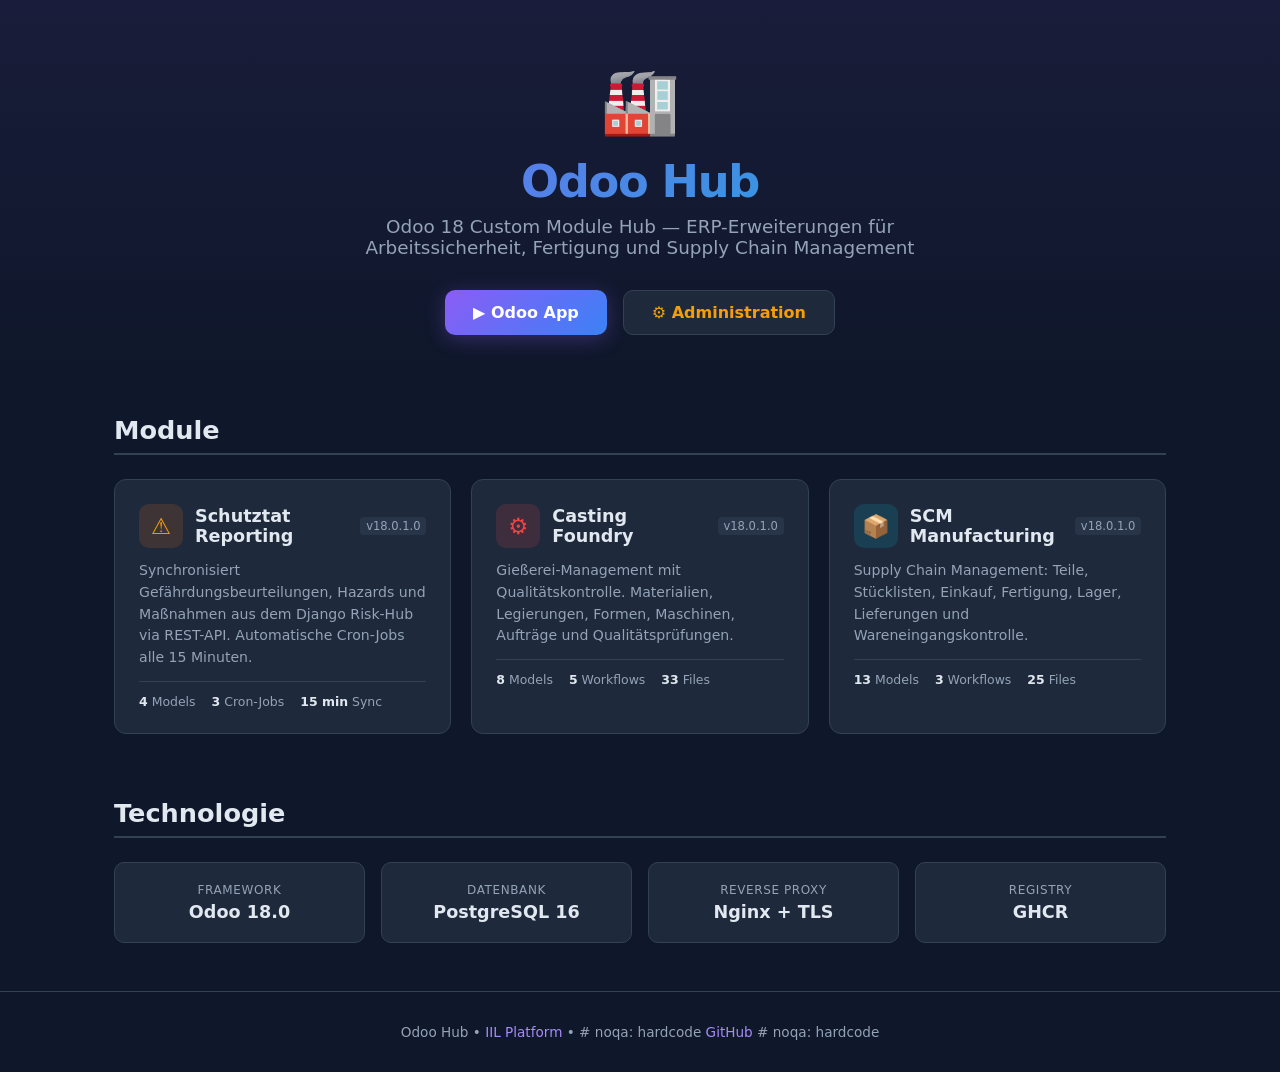
<file: deployment/landing/index.html>
<!DOCTYPE html>
<html lang="de">
<head>
    <meta charset="UTF-8">
    <meta name="viewport" content="width=device-width, initial-scale=1.0">
    <title>Odoo Hub &mdash; IIL Platform</title>
    <link rel="icon" href="data:image/svg+xml,<svg xmlns='http://www.w3.org/2000/svg' viewBox='0 0 100 100'><text y='.9em' font-size='90'>🏭</text></svg>">
    <style>
        :root {
            --bg: #0f172a;
            --surface: #1e293b;
            --surface2: #283548;
            --border: #334155;
            --text: #e2e8f0;
            --muted: #94a3b8;
            --accent: #8b5cf6;
            --accent2: #a78bfa;
            --green: #22c55e;
            --amber: #f59e0b;
            --cyan: #06b6d4;
            --blue: #3b82f6;
            --red: #ef4444;
        }
        * { margin: 0; padding: 0; box-sizing: border-box; }
        body {
            font-family: -apple-system, BlinkMacSystemFont, 'Segoe UI', system-ui, sans-serif;
            background: var(--bg);
            color: var(--text);
            min-height: 100vh;
        }

        /* Hero */
        .hero {
            text-align: center;
            padding: 4rem 1.5rem 3rem;
            background: linear-gradient(180deg, rgba(139,92,246,0.08) 0%, transparent 100%);
        }
        .hero-icon { font-size: 4rem; margin-bottom: 1rem; }
        .hero h1 {
            font-size: 2.8rem;
            font-weight: 800;
            letter-spacing: -0.03em;
            background: linear-gradient(135deg, var(--accent), var(--cyan));
            background-clip: text;
            -webkit-background-clip: text;
            -webkit-text-fill-color: transparent;
        }
        .hero p {
            color: var(--muted);
            font-size: 1.15rem;
            margin-top: 0.5rem;
            max-width: 600px;
            margin-left: auto;
            margin-right: auto;
        }
        .hero-actions {
            display: flex;
            gap: 1rem;
            justify-content: center;
            margin-top: 2rem;
            flex-wrap: wrap;
        }
        .btn {
            display: inline-flex;
            align-items: center;
            gap: 0.5rem;
            padding: 0.75rem 1.75rem;
            border-radius: 10px;
            font-size: 1rem;
            font-weight: 600;
            text-decoration: none;
            transition: transform 0.15s, box-shadow 0.15s;
        }
        .btn:hover { transform: translateY(-2px); }
        .btn-primary {
            background: linear-gradient(135deg, var(--accent), var(--blue));
            color: #fff;
            box-shadow: 0 4px 20px rgba(139,92,246,0.3);
        }
        .btn-primary:hover { box-shadow: 0 8px 30px rgba(139,92,246,0.4); }
        .btn-secondary {
            background: var(--surface);
            color: var(--amber);
            border: 1px solid var(--border);
        }
        .btn-secondary:hover {
            border-color: var(--amber);
            box-shadow: 0 4px 20px rgba(245,158,11,0.15);
        }

        /* Container */
        .container { max-width: 1100px; margin: 0 auto; padding: 0 1.5rem; }

        /* Modules Grid */
        .section-title {
            font-size: 1.6rem;
            font-weight: 700;
            margin-bottom: 1.5rem;
            padding-bottom: 0.5rem;
            border-bottom: 2px solid var(--border);
        }
        .modules { padding: 2rem 0; }
        .module-grid {
            display: grid;
            grid-template-columns: repeat(auto-fill, minmax(320px, 1fr));
            gap: 1.25rem;
        }
        .module-card {
            background: var(--surface);
            border: 1px solid var(--border);
            border-radius: 12px;
            padding: 1.5rem;
            transition: transform 0.15s, border-color 0.15s;
        }
        .module-card:hover {
            transform: translateY(-2px);
            border-color: var(--accent);
        }
        .module-header { display: flex; align-items: center; gap: 0.75rem; margin-bottom: 0.75rem; }
        .module-icon {
            width: 44px; height: 44px;
            border-radius: 10px;
            display: flex; align-items: center; justify-content: center;
            font-size: 1.4rem;
            flex-shrink: 0;
        }
        .module-header h3 { font-size: 1.1rem; font-weight: 700; }
        .module-header .version {
            margin-left: auto;
            font-size: 0.72rem;
            color: var(--muted);
            background: var(--surface2);
            padding: 0.15em 0.5em;
            border-radius: 4px;
        }
        .module-card p { color: var(--muted); font-size: 0.88rem; line-height: 1.55; }
        .module-stats {
            display: flex;
            gap: 1rem;
            margin-top: 0.75rem;
            padding-top: 0.75rem;
            border-top: 1px solid var(--border);
        }
        .stat {
            font-size: 0.78rem;
            color: var(--muted);
        }
        .stat strong {
            color: var(--text);
            font-weight: 700;
        }

        /* Tech Stack */
        .stack { padding: 2rem 0 3rem; }
        .stack-grid {
            display: grid;
            grid-template-columns: repeat(auto-fill, minmax(220px, 1fr));
            gap: 1rem;
        }
        .stack-item {
            background: var(--surface);
            border: 1px solid var(--border);
            border-radius: 10px;
            padding: 1.25rem;
            text-align: center;
        }
        .stack-item .label {
            font-size: 0.75rem;
            color: var(--muted);
            text-transform: uppercase;
            letter-spacing: 0.05em;
            margin-bottom: 0.3rem;
        }
        .stack-item .value {
            font-size: 1.1rem;
            font-weight: 700;
        }

        /* Footer */
        footer {
            text-align: center;
            padding: 2rem 1.5rem;
            border-top: 1px solid var(--border);
            color: var(--muted);
            font-size: 0.85rem;
        }
        footer a { color: var(--accent2); text-decoration: none; }
        footer a:hover { text-decoration: underline; }

        @media (max-width: 700px) {
            .hero h1 { font-size: 2rem; }
            .module-grid { grid-template-columns: 1fr; }
            .stack-grid { grid-template-columns: repeat(2, 1fr); }
        }
    </style>
</head>
<body>
    <div class="hero">
        <div class="hero-icon">🏭</div>
        <h1>Odoo Hub</h1>
        <p>Odoo 18 Custom Module Hub &mdash; ERP-Erweiterungen f&uuml;r Arbeitssicherheit, Fertigung und Supply Chain Management</p>
        <div class="hero-actions">
            <a href="/web" class="btn btn-primary">&#9654; Odoo App</a>
            <a href="/web#action=base_setup.action_general_configuration" class="btn btn-secondary">&#9881; Administration</a>
        </div>
    </div>

    <div class="container">
        <section class="modules">
            <h2 class="section-title">Module</h2>
            <div class="module-grid">
                <div class="module-card">
                    <div class="module-header">
                        <div class="module-icon" style="background:rgba(249,115,22,0.15);color:var(--amber);">&#9888;</div>
                        <h3>Schutztat Reporting</h3>
                        <span class="version">v18.0.1.0</span>
                    </div>
                    <p>Synchronisiert Gef&auml;hrdungsbeurteilungen, Hazards und Ma&szlig;nahmen aus dem Django Risk-Hub via REST-API. Automatische Cron-Jobs alle 15 Minuten.</p>
                    <div class="module-stats">
                        <span class="stat"><strong>4</strong> Models</span>
                        <span class="stat"><strong>3</strong> Cron-Jobs</span>
                        <span class="stat"><strong>15 min</strong> Sync</span>
                    </div>
                </div>

                <div class="module-card">
                    <div class="module-header">
                        <div class="module-icon" style="background:rgba(239,68,68,0.15);color:var(--red);">&#9881;</div>
                        <h3>Casting Foundry</h3>
                        <span class="version">v18.0.1.0</span>
                    </div>
                    <p>Gie&szlig;erei-Management mit Qualit&auml;tskontrolle. Materialien, Legierungen, Formen, Maschinen, Auftr&auml;ge und Qualit&auml;tspr&uuml;fungen.</p>
                    <div class="module-stats">
                        <span class="stat"><strong>8</strong> Models</span>
                        <span class="stat"><strong>5</strong> Workflows</span>
                        <span class="stat"><strong>33</strong> Files</span>
                    </div>
                </div>

                <div class="module-card">
                    <div class="module-header">
                        <div class="module-icon" style="background:rgba(6,182,212,0.15);color:var(--cyan);">&#128230;</div>
                        <h3>SCM Manufacturing</h3>
                        <span class="version">v18.0.1.0</span>
                    </div>
                    <p>Supply Chain Management: Teile, St&uuml;cklisten, Einkauf, Fertigung, Lager, Lieferungen und Wareneingangskontrolle.</p>
                    <div class="module-stats">
                        <span class="stat"><strong>13</strong> Models</span>
                        <span class="stat"><strong>3</strong> Workflows</span>
                        <span class="stat"><strong>25</strong> Files</span>
                    </div>
                </div>
            </div>
        </section>

        <section class="stack">
            <h2 class="section-title">Technologie</h2>
            <div class="stack-grid">
                <div class="stack-item">
                    <div class="label">Framework</div>
                    <div class="value">Odoo 18.0</div>
                </div>
                <div class="stack-item">
                    <div class="label">Datenbank</div>
                    <div class="value">PostgreSQL 16</div>
                </div>
                <div class="stack-item">
                    <div class="label">Reverse Proxy</div>
                    <div class="value">Nginx + TLS</div>
                </div>
                <div class="stack-item">
                    <div class="label">Registry</div>
                    <div class="value">GHCR</div>
                </div>
            </div>
        </section>
    </div>

    <footer>
        <p>
            Odoo Hub &bull;
            <a href="https://iil.pet">IIL Platform</a> &bull; # noqa: hardcode
            <a href="https://github.com/achimdehnert/odoo-hub">GitHub</a> # noqa: hardcode
        </p>
    </footer>
</body>
</html>
</file>
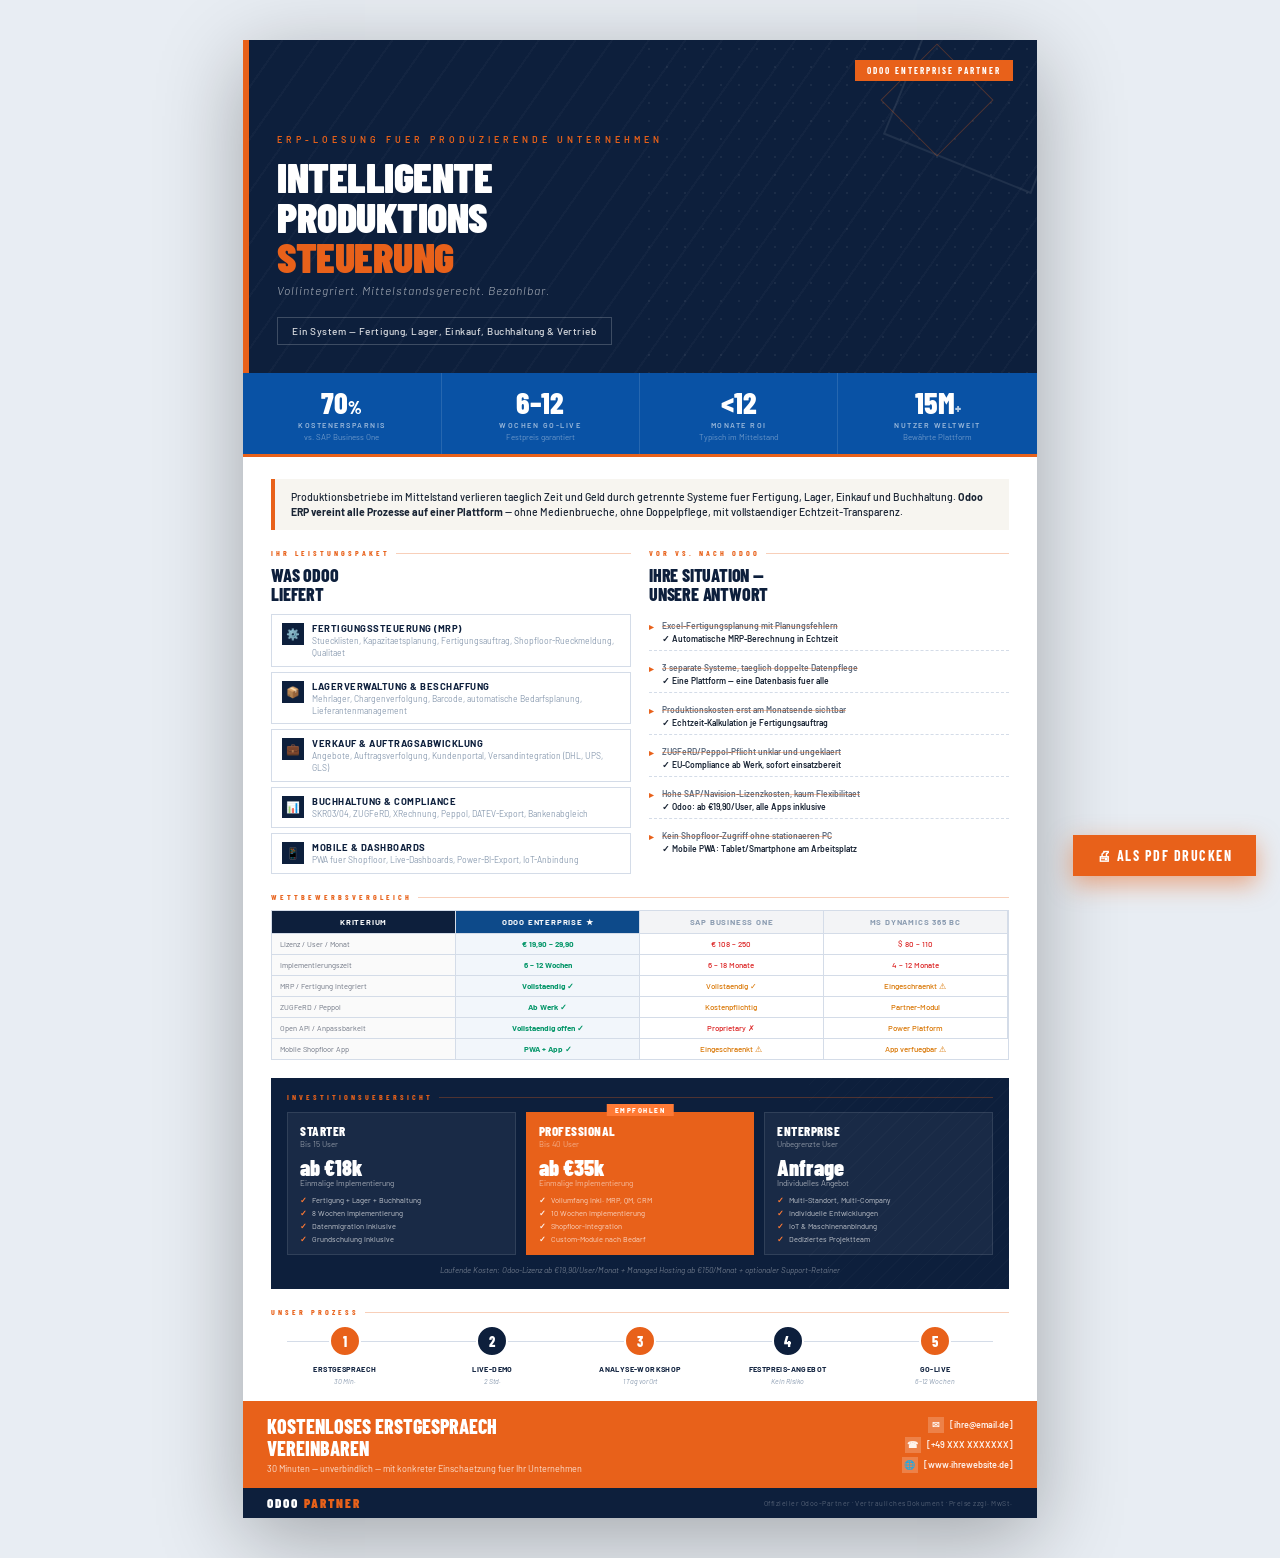
<file: docs/adr/input/odoo_flyer_mittelstand.html>
<!DOCTYPE html>
<html lang="de">
<head>
<meta charset="UTF-8">
<meta name="viewport" content="width=device-width, initial-scale=1.0">
<title>Odoo ERP – Intelligente Produktionssteuerung für den Mittelstand</title>
<link rel="preconnect" href="https://fonts.googleapis.com">
<link href="https://fonts.googleapis.com/css2?family=Barlow+Condensed:wght@400;600;700;800;900&family=Barlow:ital,wght@0,300;0,400;0,500;0,600;1,300&display=swap" rel="stylesheet">
<style>
  :root {
    --navy:   #0D1F3C;
    --blue:   #0952A5;
    --light-blue: #1A6FD4;
    --orange: #E8611A;
    --orange-light: #FF7A35;
    --cream:  #F7F5F0;
    --gray:   #8A9BB0;
    --dark:   #1A2535;
    --white:  #FFFFFF;
    --rule:   #D4DCE8;
  }

  * { margin: 0; padding: 0; box-sizing: border-box; }

  body {
    font-family: 'Barlow', sans-serif;
    background: #e8edf3;
    display: flex;
    justify-content: center;
    align-items: flex-start;
    padding: 40px 20px;
    min-height: 100vh;
  }

  .page {
    width: 210mm;
    min-height: 297mm;
    background: var(--white);
    position: relative;
    overflow: hidden;
    display: flex;
    flex-direction: column;
    box-shadow: 0 20px 80px rgba(0,0,0,0.3);
  }

  /* ─── HEADER ─────────────────────────────────────── */
  .header {
    background: var(--navy);
    padding: 0;
    position: relative;
    overflow: hidden;
    min-height: 88mm;
    display: flex;
    flex-direction: column;
    justify-content: flex-end;
  }

  .header-bg-lines {
    position: absolute;
    inset: 0;
    background: 
      repeating-linear-gradient(
        -55deg,
        transparent,
        transparent 28px,
        rgba(255,255,255,0.025) 28px,
        rgba(255,255,255,0.025) 30px
      );
  }

  .header-geo {
    position: absolute;
    top: -30px;
    right: -30px;
    width: 160px;
    height: 160px;
    border: 2px solid rgba(255,255,255,0.08);
    transform: rotate(22deg);
  }
  .header-geo-2 {
    position: absolute;
    top: 20px;
    right: 60px;
    width: 80px;
    height: 80px;
    border: 1px solid rgba(232,97,26,0.3);
    transform: rotate(45deg);
  }
  .header-dot-grid {
    position: absolute;
    top: 0; right: 0; bottom: 0;
    width: 50%;
    background-image: radial-gradient(circle, rgba(255,255,255,0.06) 1px, transparent 1px);
    background-size: 18px 18px;
  }

  .orange-bar {
    position: absolute;
    left: 0; top: 0;
    width: 6px;
    height: 100%;
    background: var(--orange);
  }

  .header-badge {
    position: absolute;
    top: 20px;
    right: 24px;
    background: var(--orange);
    color: var(--white);
    font-family: 'Barlow Condensed', sans-serif;
    font-size: 9px;
    font-weight: 700;
    letter-spacing: 2px;
    text-transform: uppercase;
    padding: 5px 12px;
  }

  .header-content {
    position: relative;
    z-index: 2;
    padding: 28px 28px 28px 34px;
  }

  .header-eyebrow {
    font-family: 'Barlow', sans-serif;
    font-size: 9px;
    font-weight: 600;
    letter-spacing: 4px;
    text-transform: uppercase;
    color: var(--orange);
    margin-bottom: 12px;
  }

  .header-title {
    font-family: 'Barlow Condensed', sans-serif;
    font-size: 42px;
    font-weight: 900;
    line-height: 0.95;
    color: var(--white);
    text-transform: uppercase;
    letter-spacing: -0.5px;
    margin-bottom: 6px;
  }

  .header-title span {
    color: var(--orange);
    display: block;
  }

  .header-sub {
    font-family: 'Barlow', sans-serif;
    font-size: 12px;
    font-weight: 300;
    color: rgba(255,255,255,0.65);
    letter-spacing: 1px;
    margin-bottom: 20px;
    font-style: italic;
  }

  .header-tagline {
    display: inline-block;
    border: 1px solid rgba(255,255,255,0.2);
    padding: 7px 14px;
    font-size: 10px;
    font-weight: 500;
    color: rgba(255,255,255,0.85);
    letter-spacing: 0.5px;
  }

  /* ─── KPI ROW ─────────────────────────────────────── */
  .kpi-row {
    display: grid;
    grid-template-columns: repeat(4, 1fr);
    background: var(--blue);
    border-bottom: 3px solid var(--orange);
  }

  .kpi-box {
    padding: 14px 12px 12px;
    border-right: 1px solid rgba(255,255,255,0.12);
    text-align: center;
  }
  .kpi-box:last-child { border-right: none; }

  .kpi-value {
    font-family: 'Barlow Condensed', sans-serif;
    font-size: 30px;
    font-weight: 800;
    color: var(--white);
    line-height: 1;
  }

  .kpi-label {
    font-size: 7.5px;
    font-weight: 600;
    color: rgba(255,255,255,0.6);
    letter-spacing: 1.5px;
    text-transform: uppercase;
    margin-top: 3px;
  }

  .kpi-sub {
    font-size: 8px;
    color: rgba(255,255,255,0.4);
    margin-top: 2px;
  }

  /* ─── BODY ─────────────────────────────────────────── */
  .body-content {
    padding: 22px 28px 16px 28px;
    flex: 1;
    display: flex;
    flex-direction: column;
    gap: 18px;
  }

  /* ─── INTRO STRIP ─────────────────────────────────── */
  .intro-strip {
    background: var(--cream);
    border-left: 4px solid var(--orange);
    padding: 10px 16px;
    font-size: 10.5px;
    font-weight: 500;
    color: var(--dark);
    line-height: 1.5;
  }

  /* ─── TWO-COL ─────────────────────────────────────── */
  .two-col {
    display: grid;
    grid-template-columns: 1fr 1fr;
    gap: 18px;
  }

  .section-label {
    font-family: 'Barlow Condensed', sans-serif;
    font-size: 8px;
    font-weight: 700;
    letter-spacing: 3px;
    text-transform: uppercase;
    color: var(--orange);
    margin-bottom: 8px;
    display: flex;
    align-items: center;
    gap: 6px;
  }
  .section-label::after {
    content: '';
    flex: 1;
    height: 1px;
    background: var(--orange);
    opacity: 0.3;
  }

  .section-title {
    font-family: 'Barlow Condensed', sans-serif;
    font-size: 18px;
    font-weight: 800;
    color: var(--navy);
    text-transform: uppercase;
    line-height: 1.05;
    margin-bottom: 10px;
    letter-spacing: -0.2px;
  }

  /* ─── MODULE PILLS ─────────────────────────────────── */
  .modules {
    display: flex;
    flex-direction: column;
    gap: 5px;
  }

  .module-item {
    display: flex;
    align-items: flex-start;
    gap: 8px;
    padding: 7px 10px;
    border: 1px solid var(--rule);
    transition: border-color 0.2s;
  }

  .module-icon {
    width: 22px;
    height: 22px;
    background: var(--navy);
    display: flex;
    align-items: center;
    justify-content: center;
    font-size: 11px;
    flex-shrink: 0;
    margin-top: 1px;
  }

  .module-name {
    font-size: 9.5px;
    font-weight: 700;
    color: var(--navy);
    text-transform: uppercase;
    letter-spacing: 0.5px;
  }

  .module-desc {
    font-size: 8.5px;
    color: var(--gray);
    line-height: 1.4;
    margin-top: 1px;
  }

  /* ─── PROBLEM/SOLUTION ─────────────────────────────── */
  .prob-sol {
    display: flex;
    flex-direction: column;
    gap: 5px;
  }

  .ps-item {
    display: grid;
    grid-template-columns: auto 1fr;
    gap: 8px;
    align-items: start;
    padding: 6px 0;
    border-bottom: 1px dashed var(--rule);
  }
  .ps-item:last-child { border-bottom: none; }

  .ps-arrow {
    font-size: 9px;
    color: var(--orange);
    font-weight: 700;
    margin-top: 1px;
  }

  .ps-problem {
    font-size: 8.5px;
    font-weight: 600;
    color: #5C6B7E;
    text-decoration: line-through;
    text-decoration-color: rgba(232,97,26,0.4);
  }

  .ps-solution {
    font-size: 8.5px;
    font-weight: 600;
    color: var(--dark);
    margin-top: 2px;
  }

  /* ─── PRICE TABLE ─────────────────────────────────── */
  .price-section {
    background: var(--navy);
    padding: 14px 16px;
    position: relative;
    overflow: hidden;
  }

  .price-section::before {
    content: '';
    position: absolute;
    top: 0; right: 0; bottom: 0;
    width: 200px;
    background: repeating-linear-gradient(-45deg, transparent, transparent 10px, rgba(255,255,255,0.015) 10px, rgba(255,255,255,0.015) 11px);
  }

  .price-grid {
    display: grid;
    grid-template-columns: repeat(3, 1fr);
    gap: 10px;
    position: relative;
    z-index: 1;
  }

  .price-card {
    background: rgba(255,255,255,0.05);
    border: 1px solid rgba(255,255,255,0.1);
    padding: 10px 12px;
    position: relative;
  }

  .price-card.featured {
    background: var(--orange);
    border-color: var(--orange);
  }

  .price-card.featured::before {
    content: 'EMPFOHLEN';
    position: absolute;
    top: -9px;
    left: 50%;
    transform: translateX(-50%);
    background: var(--orange-light);
    color: white;
    font-size: 6.5px;
    font-weight: 800;
    letter-spacing: 1.5px;
    padding: 2px 8px;
  }

  .plan-name {
    font-family: 'Barlow Condensed', sans-serif;
    font-size: 13px;
    font-weight: 800;
    color: var(--white);
    text-transform: uppercase;
    letter-spacing: 0.5px;
  }

  .plan-users {
    font-size: 8px;
    color: rgba(255,255,255,0.5);
    margin-bottom: 7px;
  }

  .plan-price {
    font-family: 'Barlow Condensed', sans-serif;
    font-size: 22px;
    font-weight: 900;
    color: var(--white);
    line-height: 1;
  }

  .plan-price-sub {
    font-size: 8px;
    color: rgba(255,255,255,0.6);
    margin-bottom: 7px;
  }

  .plan-features {
    list-style: none;
    display: flex;
    flex-direction: column;
    gap: 3px;
  }

  .plan-features li {
    font-size: 7.5px;
    color: rgba(255,255,255,0.75);
    display: flex;
    align-items: center;
    gap: 5px;
  }

  .plan-features li::before {
    content: '✓';
    color: var(--orange-light);
    font-weight: 700;
    font-size: 8px;
  }

  .price-card.featured .plan-features li::before {
    color: rgba(255,255,255,0.9);
  }

  /* ─── COMPARISON ─────────────────────────────────── */
  .comparison {
    display: grid;
    grid-template-columns: repeat(4, 1fr);
    gap: 0;
    border: 1px solid var(--rule);
  }

  .comp-header {
    padding: 6px 8px;
    font-size: 8px;
    font-weight: 700;
    text-transform: uppercase;
    letter-spacing: 0.8px;
    text-align: center;
    border-right: 1px solid var(--rule);
  }
  .comp-header:last-child { border-right: none; }
  .comp-header.odoo { background: var(--navy); color: white; }
  .comp-header.other { background: #F3F4F6; color: var(--gray); }

  .comp-row {
    display: contents;
  }

  .comp-cell {
    padding: 5px 8px;
    font-size: 8px;
    text-align: center;
    border-right: 1px solid var(--rule);
    border-top: 1px solid var(--rule);
    color: var(--dark);
    font-weight: 500;
    display: flex;
    align-items: center;
    justify-content: center;
  }
  .comp-cell:last-child { border-right: none; }
  .comp-cell.odoo { background: rgba(9,82,165,0.05); font-weight: 700; color: var(--blue); }
  .comp-cell.label { 
    text-align: left; 
    justify-content: flex-start;
    font-size: 7.5px;
    color: #6B7280;
    font-weight: 400;
    background: #FAFAFA;
  }
  .comp-cell.good { color: #059669; }
  .comp-cell.bad { color: #DC2626; }
  .comp-cell.mid { color: #D97706; }

  /* ─── PROCESS STEPS ─────────────────────────────── */
  .steps {
    display: flex;
    gap: 0;
    position: relative;
  }

  .steps::before {
    content: '';
    position: absolute;
    top: 16px;
    left: 16px;
    right: 16px;
    height: 1px;
    background: var(--rule);
    z-index: 0;
  }

  .step {
    flex: 1;
    display: flex;
    flex-direction: column;
    align-items: center;
    text-align: center;
    position: relative;
    z-index: 1;
  }

  .step-num {
    width: 32px;
    height: 32px;
    border-radius: 50%;
    background: var(--navy);
    color: white;
    font-family: 'Barlow Condensed', sans-serif;
    font-size: 14px;
    font-weight: 800;
    display: flex;
    align-items: center;
    justify-content: center;
    margin-bottom: 7px;
    border: 2px solid white;
  }

  .step:nth-child(odd) .step-num { background: var(--orange); }

  .step-label {
    font-size: 7.5px;
    font-weight: 700;
    color: var(--navy);
    text-transform: uppercase;
    letter-spacing: 0.4px;
    margin-bottom: 3px;
  }

  .step-time {
    font-size: 7px;
    color: var(--gray);
    font-style: italic;
  }

  /* ─── FOOTER CTA ─────────────────────────────────── */
  .footer-cta {
    background: var(--orange);
    display: grid;
    grid-template-columns: 1fr auto;
    align-items: center;
    padding: 14px 24px;
    gap: 20px;
    margin-top: auto;
  }

  .footer-cta-text {
    font-family: 'Barlow Condensed', sans-serif;
    font-size: 20px;
    font-weight: 800;
    color: var(--white);
    text-transform: uppercase;
    line-height: 1.1;
  }

  .footer-cta-sub {
    font-size: 9px;
    color: rgba(255,255,255,0.8);
    margin-top: 4px;
    font-weight: 400;
  }

  .footer-contacts {
    display: flex;
    flex-direction: column;
    gap: 4px;
    align-items: flex-end;
  }

  .contact-line {
    font-size: 9px;
    font-weight: 600;
    color: rgba(255,255,255,0.9);
    display: flex;
    align-items: center;
    gap: 6px;
  }

  .contact-icon {
    width: 16px;
    height: 16px;
    background: rgba(255,255,255,0.2);
    display: flex;
    align-items: center;
    justify-content: center;
    font-size: 9px;
  }

  .footer-bottom {
    display: flex;
    justify-content: space-between;
    align-items: center;
    padding: 7px 24px;
    background: var(--navy);
  }

  .footer-logo-text {
    font-family: 'Barlow Condensed', sans-serif;
    font-size: 13px;
    font-weight: 900;
    color: var(--white);
    letter-spacing: 2px;
  }

  .footer-logo-text span { color: var(--orange); }

  .footer-disclaimer {
    font-size: 7px;
    color: rgba(255,255,255,0.3);
    letter-spacing: 0.5px;
  }

  /* ─── PRINT ─────────────────────────────────────── */
  @media print {
    body { padding: 0; background: white; }
    .page { box-shadow: none; width: 210mm; min-height: 297mm; }
    @page { size: A4; margin: 0; }
  }

  /* ─── PRINT BUTTON ──────────────────────────────── */
  .print-btn {
    position: fixed;
    bottom: 24px;
    right: 24px;
    background: var(--orange);
    color: white;
    border: none;
    padding: 12px 24px;
    font-family: 'Barlow Condensed', sans-serif;
    font-size: 14px;
    font-weight: 700;
    letter-spacing: 1.5px;
    text-transform: uppercase;
    cursor: pointer;
    box-shadow: 0 8px 24px rgba(232,97,26,0.5);
  }
  @media print { .print-btn { display: none; } }
</style>
</head>
<body>

<div class="page">

  <!-- HEADER -->
  <div class="header">
    <div class="header-bg-lines"></div>
    <div class="header-dot-grid"></div>
    <div class="header-geo"></div>
    <div class="header-geo-2"></div>
    <div class="orange-bar"></div>
    <div class="header-badge">Odoo Enterprise Partner</div>
    <div class="header-content">
      <div class="header-eyebrow">ERP-Loesung fuer produzierende Unternehmen</div>
      <div class="header-title">
        Intelligente<br>
        Produktions&shy;<span>steuerung</span>
      </div>
      <div class="header-sub">Vollintegriert. Mittelstandsgerecht. Bezahlbar.</div>
      <div class="header-tagline">Ein System — Fertigung, Lager, Einkauf, Buchhaltung &amp; Vertrieb</div>
    </div>
  </div>

  <!-- KPI ROW -->
  <div class="kpi-row">
    <div class="kpi-box">
      <div class="kpi-value">70<span style="font-size:18px">%</span></div>
      <div class="kpi-label">Kostenersparnis</div>
      <div class="kpi-sub">vs. SAP Business One</div>
    </div>
    <div class="kpi-box">
      <div class="kpi-value">6–12</div>
      <div class="kpi-label">Wochen Go-Live</div>
      <div class="kpi-sub">Festpreis garantiert</div>
    </div>
    <div class="kpi-box">
      <div class="kpi-value">&lt;12</div>
      <div class="kpi-label">Monate ROI</div>
      <div class="kpi-sub">Typisch im Mittelstand</div>
    </div>
    <div class="kpi-box">
      <div class="kpi-value">15M<span style="font-size:14px;opacity:.7">+</span></div>
      <div class="kpi-label">Nutzer weltweit</div>
      <div class="kpi-sub">Bewährte Plattform</div>
    </div>
  </div>

  <!-- BODY -->
  <div class="body-content">

    <!-- INTRO -->
    <div class="intro-strip">
      Produktionsbetriebe im Mittelstand verlieren taeglich Zeit und Geld durch getrennte Systeme fuer Fertigung, Lager, Einkauf und Buchhaltung. <strong>Odoo ERP vereint alle Prozesse auf einer Plattform</strong> — ohne Medienbrueche, ohne Doppelpflege, mit vollstaendiger Echtzeit-Transparenz.
    </div>

    <!-- MODULE + PROBLEM/SOLUTION -->
    <div class="two-col">
      <!-- MODULE LEFT -->
      <div>
        <div class="section-label">Ihr Leistungspaket</div>
        <div class="section-title">Was Odoo<br>liefert</div>
        <div class="modules">
          <div class="module-item">
            <div class="module-icon">⚙️</div>
            <div>
              <div class="module-name">Fertigungssteuerung (MRP)</div>
              <div class="module-desc">Stuecklisten, Kapazitaetsplanung, Fertigungsauftrag, Shopfloor-Rueckmeldung, Qualitaet</div>
            </div>
          </div>
          <div class="module-item">
            <div class="module-icon">📦</div>
            <div>
              <div class="module-name">Lagerverwaltung &amp; Beschaffung</div>
              <div class="module-desc">Mehrlager, Chargenverfolgung, Barcode, automatische Bedarfsplanung, Lieferantenmanagement</div>
            </div>
          </div>
          <div class="module-item">
            <div class="module-icon">💼</div>
            <div>
              <div class="module-name">Verkauf &amp; Auftragsabwicklung</div>
              <div class="module-desc">Angebote, Auftragsverfolgung, Kundenportal, Versandintegration (DHL, UPS, GLS)</div>
            </div>
          </div>
          <div class="module-item">
            <div class="module-icon">📊</div>
            <div>
              <div class="module-name">Buchhaltung &amp; Compliance</div>
              <div class="module-desc">SKR03/04, ZUGFeRD, XRechnung, Peppol, DATEV-Export, Bankenabgleich</div>
            </div>
          </div>
          <div class="module-item">
            <div class="module-icon">📱</div>
            <div>
              <div class="module-name">Mobile &amp; Dashboards</div>
              <div class="module-desc">PWA fuer Shopfloor, Live-Dashboards, Power-BI-Export, IoT-Anbindung</div>
            </div>
          </div>
        </div>
      </div>

      <!-- PROBLEM/SOLUTION RIGHT -->
      <div>
        <div class="section-label">Vor vs. Nach Odoo</div>
        <div class="section-title">Ihre Situation —<br>unsere Antwort</div>
        <div class="prob-sol">
          <div class="ps-item">
            <div class="ps-arrow">▸</div>
            <div>
              <div class="ps-problem">Excel-Fertigungsplanung mit Planungsfehlern</div>
              <div class="ps-solution">✓ Automatische MRP-Berechnung in Echtzeit</div>
            </div>
          </div>
          <div class="ps-item">
            <div class="ps-arrow">▸</div>
            <div>
              <div class="ps-problem">3 separate Systeme, taeglich doppelte Datenpflege</div>
              <div class="ps-solution">✓ Eine Plattform — eine Datenbasis fuer alle</div>
            </div>
          </div>
          <div class="ps-item">
            <div class="ps-arrow">▸</div>
            <div>
              <div class="ps-problem">Produktionskosten erst am Monatsende sichtbar</div>
              <div class="ps-solution">✓ Echtzeit-Kalkulation je Fertigungsauftrag</div>
            </div>
          </div>
          <div class="ps-item">
            <div class="ps-arrow">▸</div>
            <div>
              <div class="ps-problem">ZUGFeRD/Peppol-Pflicht unklar und ungeklaert</div>
              <div class="ps-solution">✓ EU-Compliance ab Werk, sofort einsatzbereit</div>
            </div>
          </div>
          <div class="ps-item">
            <div class="ps-arrow">▸</div>
            <div>
              <div class="ps-problem">Hohe SAP/Navision-Lizenzkosten, kaum Flexibilitaet</div>
              <div class="ps-solution">✓ Odoo: ab €19,90/User, alle Apps inklusive</div>
            </div>
          </div>
          <div class="ps-item">
            <div class="ps-arrow">▸</div>
            <div>
              <div class="ps-problem">Kein Shopfloor-Zugriff ohne stationaeren PC</div>
              <div class="ps-solution">✓ Mobile PWA: Tablet/Smartphone am Arbeitsplatz</div>
            </div>
          </div>
        </div>
      </div>
    </div>

    <!-- COMPARISON TABLE -->
    <div>
      <div class="section-label">Wettbewerbsvergleich</div>
      <div class="comparison">
        <div class="comp-header odoo">Kriterium</div>
        <div class="comp-header odoo" style="background:#0D4A8A">Odoo Enterprise ★</div>
        <div class="comp-header other">SAP Business One</div>
        <div class="comp-header other">MS Dynamics 365 BC</div>

        <div class="comp-cell label">Lizenz / User / Monat</div>
        <div class="comp-cell odoo good">€ 19,90 – 29,90</div>
        <div class="comp-cell bad">€ 108 – 250</div>
        <div class="comp-cell bad">$ 80 – 110</div>

        <div class="comp-cell label">Implementierungszeit</div>
        <div class="comp-cell odoo good">6 – 12 Wochen</div>
        <div class="comp-cell bad">6 – 18 Monate</div>
        <div class="comp-cell bad">4 – 12 Monate</div>

        <div class="comp-cell label">MRP / Fertigung integriert</div>
        <div class="comp-cell odoo good">Vollstaendig ✓</div>
        <div class="comp-cell mid">Vollstaendig ✓</div>
        <div class="comp-cell mid">Eingeschraenkt ⚠</div>

        <div class="comp-cell label">ZUGFeRD / Peppol</div>
        <div class="comp-cell odoo good">Ab Werk ✓</div>
        <div class="comp-cell mid">Kostenpflichtig</div>
        <div class="comp-cell mid">Partner-Modul</div>

        <div class="comp-cell label">Open API / Anpassbarkeit</div>
        <div class="comp-cell odoo good">Vollstaendig offen ✓</div>
        <div class="comp-cell bad">Proprietary ✗</div>
        <div class="comp-cell mid">Power Platform</div>

        <div class="comp-cell label">Mobile Shopfloor App</div>
        <div class="comp-cell odoo good">PWA + App ✓</div>
        <div class="comp-cell mid">Eingeschraenkt ⚠</div>
        <div class="comp-cell mid">App verfuegbar ⚠</div>
      </div>
    </div>

    <!-- PRICING -->
    <div class="price-section">
      <div class="section-label" style="color:rgba(255,255,255,0.5); margin-bottom:10px">
        <span style="color:var(--orange)">Investitionsuebersicht</span>
      </div>
      <div class="price-grid">
        <div class="price-card">
          <div class="plan-name">Starter</div>
          <div class="plan-users">Bis 15 User</div>
          <div class="plan-price">ab €18k</div>
          <div class="plan-price-sub">Einmalige Implementierung</div>
          <ul class="plan-features">
            <li>Fertigung + Lager + Buchhaltung</li>
            <li>8 Wochen Implementierung</li>
            <li>Datenmigration inklusive</li>
            <li>Grundschulung inklusive</li>
          </ul>
        </div>
        <div class="price-card featured">
          <div class="plan-name">Professional</div>
          <div class="plan-users">Bis 40 User</div>
          <div class="plan-price">ab €35k</div>
          <div class="plan-price-sub">Einmalige Implementierung</div>
          <ul class="plan-features">
            <li>Vollumfang inkl. MRP, QM, CRM</li>
            <li>10 Wochen Implementierung</li>
            <li>Shopfloor-Integration</li>
            <li>Custom-Module nach Bedarf</li>
          </ul>
        </div>
        <div class="price-card">
          <div class="plan-name">Enterprise</div>
          <div class="plan-users">Unbegrenzte User</div>
          <div class="plan-price">Anfrage</div>
          <div class="plan-price-sub">Individuelles Angebot</div>
          <ul class="plan-features">
            <li>Multi-Standort, Multi-Company</li>
            <li>Individuelle Entwicklungen</li>
            <li>IoT &amp; Maschinenanbindung</li>
            <li>Dediziertes Projektteam</li>
          </ul>
        </div>
      </div>
      <div style="margin-top:10px; font-size:8px; color:rgba(255,255,255,0.4); font-style:italic; text-align:center">
        Laufende Kosten: Odoo-Lizenz ab €19,90/User/Monat + Managed Hosting ab €150/Monat + optionaler Support-Retainer
      </div>
    </div>

    <!-- PROCESS STEPS -->
    <div>
      <div class="section-label">Unser Prozess</div>
      <div class="steps">
        <div class="step">
          <div class="step-num">1</div>
          <div class="step-label">Erstgespraech</div>
          <div class="step-time">30 Min.</div>
        </div>
        <div class="step">
          <div class="step-num">2</div>
          <div class="step-label">Live-Demo</div>
          <div class="step-time">2 Std.</div>
        </div>
        <div class="step">
          <div class="step-num">3</div>
          <div class="step-label">Analyse-Workshop</div>
          <div class="step-time">1 Tag vor Ort</div>
        </div>
        <div class="step">
          <div class="step-num">4</div>
          <div class="step-label">Festpreis-Angebot</div>
          <div class="step-time">Kein Risiko</div>
        </div>
        <div class="step">
          <div class="step-num">5</div>
          <div class="step-label">Go-Live</div>
          <div class="step-time">6–12 Wochen</div>
        </div>
      </div>
    </div>

  </div><!-- /body-content -->

  <!-- FOOTER CTA -->
  <div class="footer-cta">
    <div>
      <div class="footer-cta-text">Kostenloses Erstgespraech<br>vereinbaren</div>
      <div class="footer-cta-sub">30 Minuten — unverbindlich — mit konkreter Einschaetzung fuer Ihr Unternehmen</div>
    </div>
    <div class="footer-contacts">
      <div class="contact-line">
        <div class="contact-icon">✉</div>
        [ihre@email.de]
      </div>
      <div class="contact-line">
        <div class="contact-icon">☎</div>
        [+49 XXX XXXXXXX]
      </div>
      <div class="contact-line">
        <div class="contact-icon">🌐</div>
        [www.ihrewebsite.de]
      </div>
    </div>
  </div>

  <!-- FOOTER BOTTOM -->
  <div class="footer-bottom">
    <div class="footer-logo-text">ODOO <span>PARTNER</span></div>
    <div class="footer-disclaimer">Offizieller Odoo-Partner · Vertrauliches Dokument · Preise zzgl. MwSt.</div>
  </div>

</div>

<button class="print-btn" onclick="window.print()">🖨 Als PDF drucken</button>

</body>
</html>
</file>
